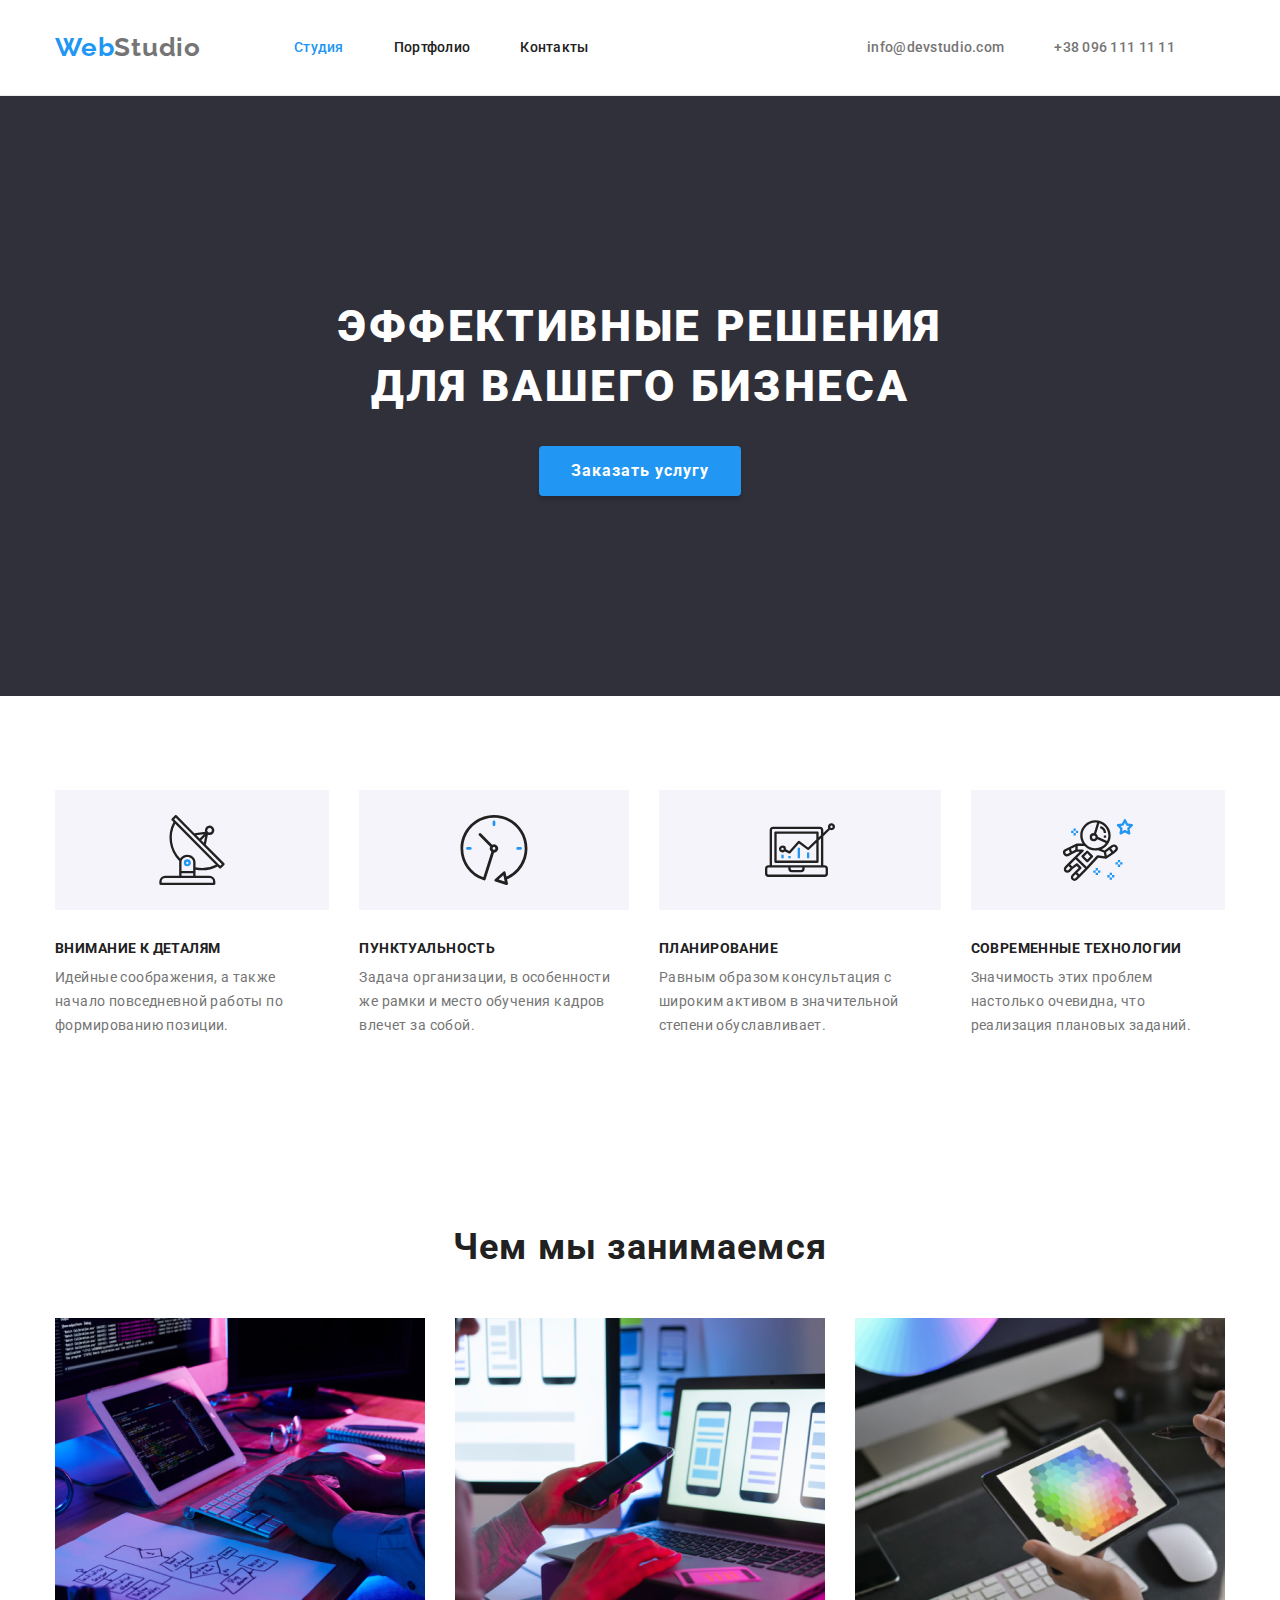
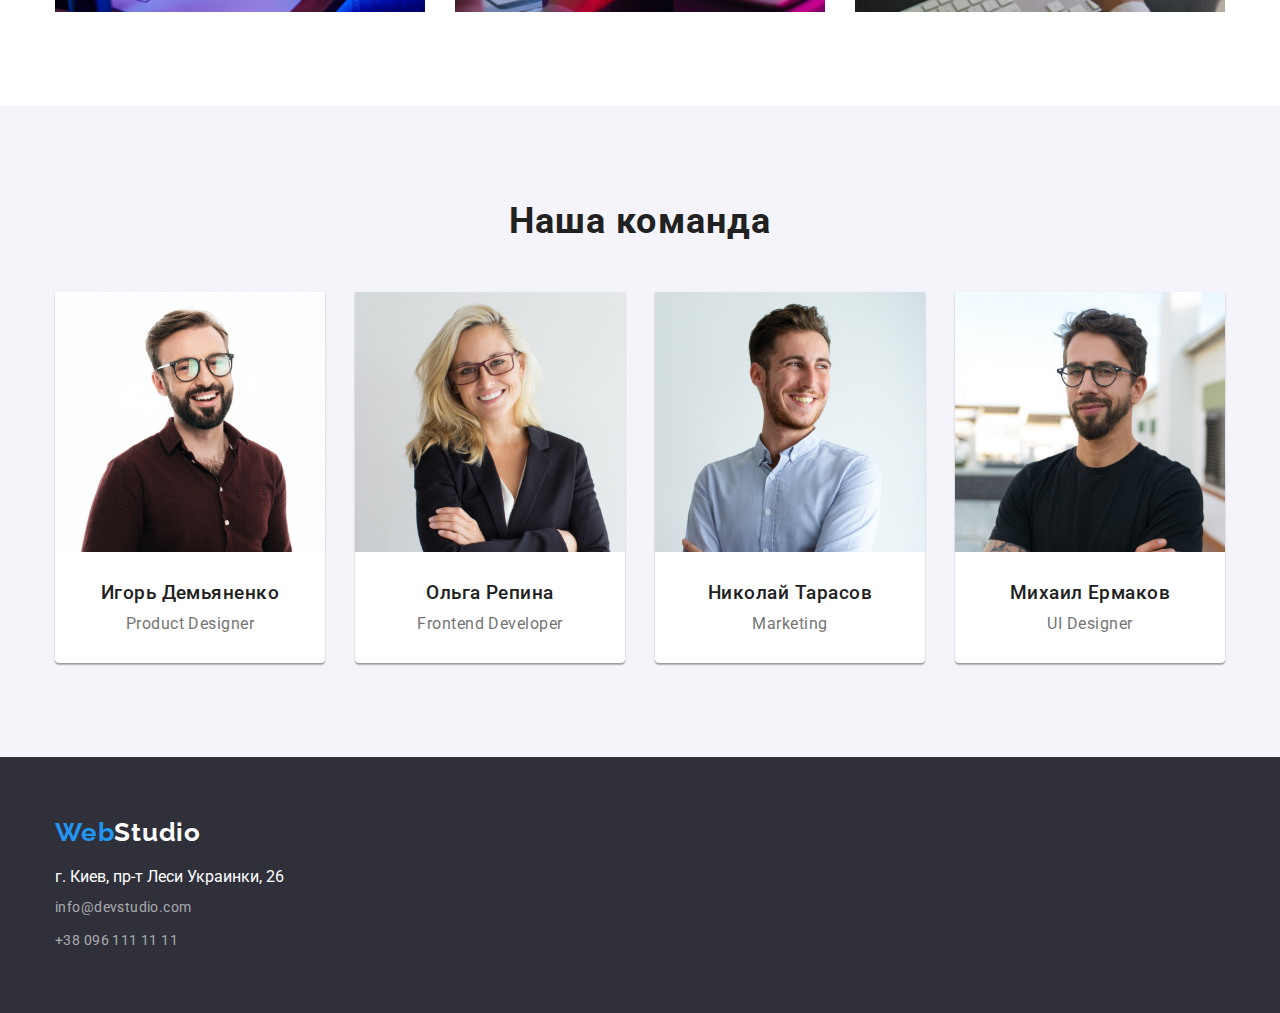
<file: index.html>
<!DOCTYPE html>
<html lang="ru">
  <head>
    <meta charset="UTF-8" />
    <meta name="viewport" content="width=device-width, initial-scale=1.0" />
    <title>WebStudio</title>
    <link rel="stylesheet" href="https://cdnjs.cloudflare.com/ajax/libs/modern-normalize/1.0.0/modern-normalize.css" />
    <link href="https://fonts.googleapis.com/css2?family=Raleway:wght@700&family=Roboto:wght@400;500;700;900&display=swap" rel="stylesheet" />
    <link rel="stylesheet" href="./css/styles.css" />
  </head>
  <body>
    <!-- Header -->
    <header class="header">
      <div class="container flexbox">
        <nav class="navigation flexbox">
          <a class="logo link" href="./index.html" aria-label="логотип веб студии"
            ><span class="logo-web" lang="en">Web</span><span lang="en">Studio</span></a
          >
          <ul class="navigation-list list flexbox">
            <li class="navigation-list-item"><a class="navigation-list-link link current" href="./index.html">Студия</a></li>
            <li class="navigation-list-item"><a class="navigation-list-link link" href="./portfolio.html">Портфолио</a></li>
            <li class="navigation-list-item"><a class="navigation-list-link link" href="">Контакты</a></li>
          </ul>
        </nav>
        <address class="header-address">
          <ul class="header-address-list list flexbox">
            <li class="header-address-item"><a class="header-address-link link" href="mailto:info@devstudio.com">info@devstudio.com</a></li>
            <li class="header-address-item"><a class="header-address-link link" href="tel:+380961111111">+38 096 111 11 11</a></li>
          </ul>
        </address>
      </div>
    </header>
    <main>
      <!-- Hero -->
      <section class="hero">
        <div class="container">
          <h1 class="hero-title">
            Эффективные решения<br />
            для вашего бизнеса
          </h1>
          <button class="modal-btn" type="button">Заказать услугу</button>
        </div>
      </section>
      <!-- Advantages -->
      <section class="advantages">
        <div class="container">
          <h2 class="visually-hidden">Преимущества</h2>
          <ul class="advantages-list list flexbox">
            <li class="advantages-list-item antenna">
              <h3 class="advantages-subtitle">Внимание к деталям</h3>
              <p class="advantages-description">Идейные соображения, а также начало повседневной работы по формированию позиции.</p>
            </li>
            <li class="advantages-list-item clock">
              <h3 class="advantages-subtitle">Пунктуальность</h3>
              <p class="advantages-description">Задача организации, в особенности же рамки и место обучения кадров влечет за собой.</p>
            </li>
            <li class="advantages-list-item diagram">
              <h3 class="advantages-subtitle">Планирование</h3>
              <p class="advantages-description">Равным образом консультация с широким активом в значительной степени обуславливает.</p>
            </li>
            <li class="advantages-list-item astronaut">
              <h3 class="advantages-subtitle">Современные технологии</h3>
              <p class="advantages-description">Значимость этих проблем настолько очевидна, что реализация плановых заданий.</p>
            </li>
          </ul>
        </div>
      </section>
      <!-- About us -->
      <section class="about">
        <div class="container">
          <h2 class="section-title">Чем мы занимаемся</h2>
          <ul class="about-list list flexbox">
            <li class="about-list-item">
              <img
                class="about-list-img"
                src="images/about-us/job-1.jpg"
                alt="программист набирает код
                    на компьютере"
                width="370"
                height="294"
              />
            </li>
            <li class="about-list-item">
              <img
                class="about-list-img"
                src="./images/about-us/job-2.jpg"
                alt="специалист держит смартфон перед компьютером с изображениями смартфонов"
                width="370"
                height="294"
              />
            </li>
            <li class="about-list-item">
              <img
                class="about-list-img"
                src="./images/about-us/job-3.jpg"
                alt="дизайнер работает с цветовой схемой на планшете"
                width="370"
                height="294"
              />
            </li>
          </ul>
        </div>
      </section>
      <!-- Our team -->
      <section class="team">
        <div class="container">
          <h2 class="section-title">Наша команда</h2>
          <ul class="team-list list flexbox">
            <li class="team-list-item">
              <img class="team-list-img" src="./images/team/igor-dem.jpg" alt="Игорь Демьяненко" width="270" height="260" />
              <div class="team-item-text">
                <h3 class="team-subtitle">Игорь Демьяненко</h3>
                <p class="team-description" lang="en">Product Designer</p>
              </div>
            </li>
            <li class="team-list-item">
              <img class="team-list-img" src="./images/team/olga-rep.jpg" alt="Ольга Репина" width="270" height="260" />
              <div class="team-item-text">
                <h3 class="team-subtitle">Ольга Репина</h3>
                <p class="team-description" lang="en">Frontend Developer</p>
              </div>
            </li>
            <li class="team-list-item">
              <img class="team-list-img" src="./images/team/nikolai-tar.jpg" alt="Николай Тарасов" width="270" height="260" />
              <div class="team-item-text">
                <h3 class="team-subtitle">Николай Тарасов</h3>
                <p class="team-description" lang="en">Marketing</p>
              </div>
            </li>
            <li class="team-list-item">
              <img class="team-list-img" src="./images/team/mikhail-erm.jpg" alt="Михаил Ермаков" width="270" height="260" />
              <div class="team-item-text">
                <h3 class="team-subtitle">Михаил Ермаков</h3>
                <p class="team-description" lang="en">UI Designer</p>
              </div>
            </li>
          </ul>
        </div>
      </section>
    </main>
    <!-- Contact info -->
    <footer class="footer">
      <div class="container">
        <a class="logo link" href="./index.html"><span class="logo-web" lang="en">Web</span><span lang="en">Studio</span></a>
        <address class="address">
          <ul class="footer-list list">
            <li class="footer-list-item">
              <a class="footer-list-link-location link" href="https://goo.gl/maps/ShxmfAcCWu9pEMcT8" target="_blank">
                г. Киев, пр-т Леси Украинки, 26
              </a>
            </li>
            <li class="footer-list-item">
              <a class="footer-list-link link" href="mailto:info@devstudio.com">info@devstudio.com</a>
            </li>
            <li class="footer-list-item">
              <a class="footer-list-link link" href="tel:+380961111111">+38 096 111 11 11</a>
            </li>
          </ul>
        </address>
      </div>
    </footer>
  </body>
</html>
</file>
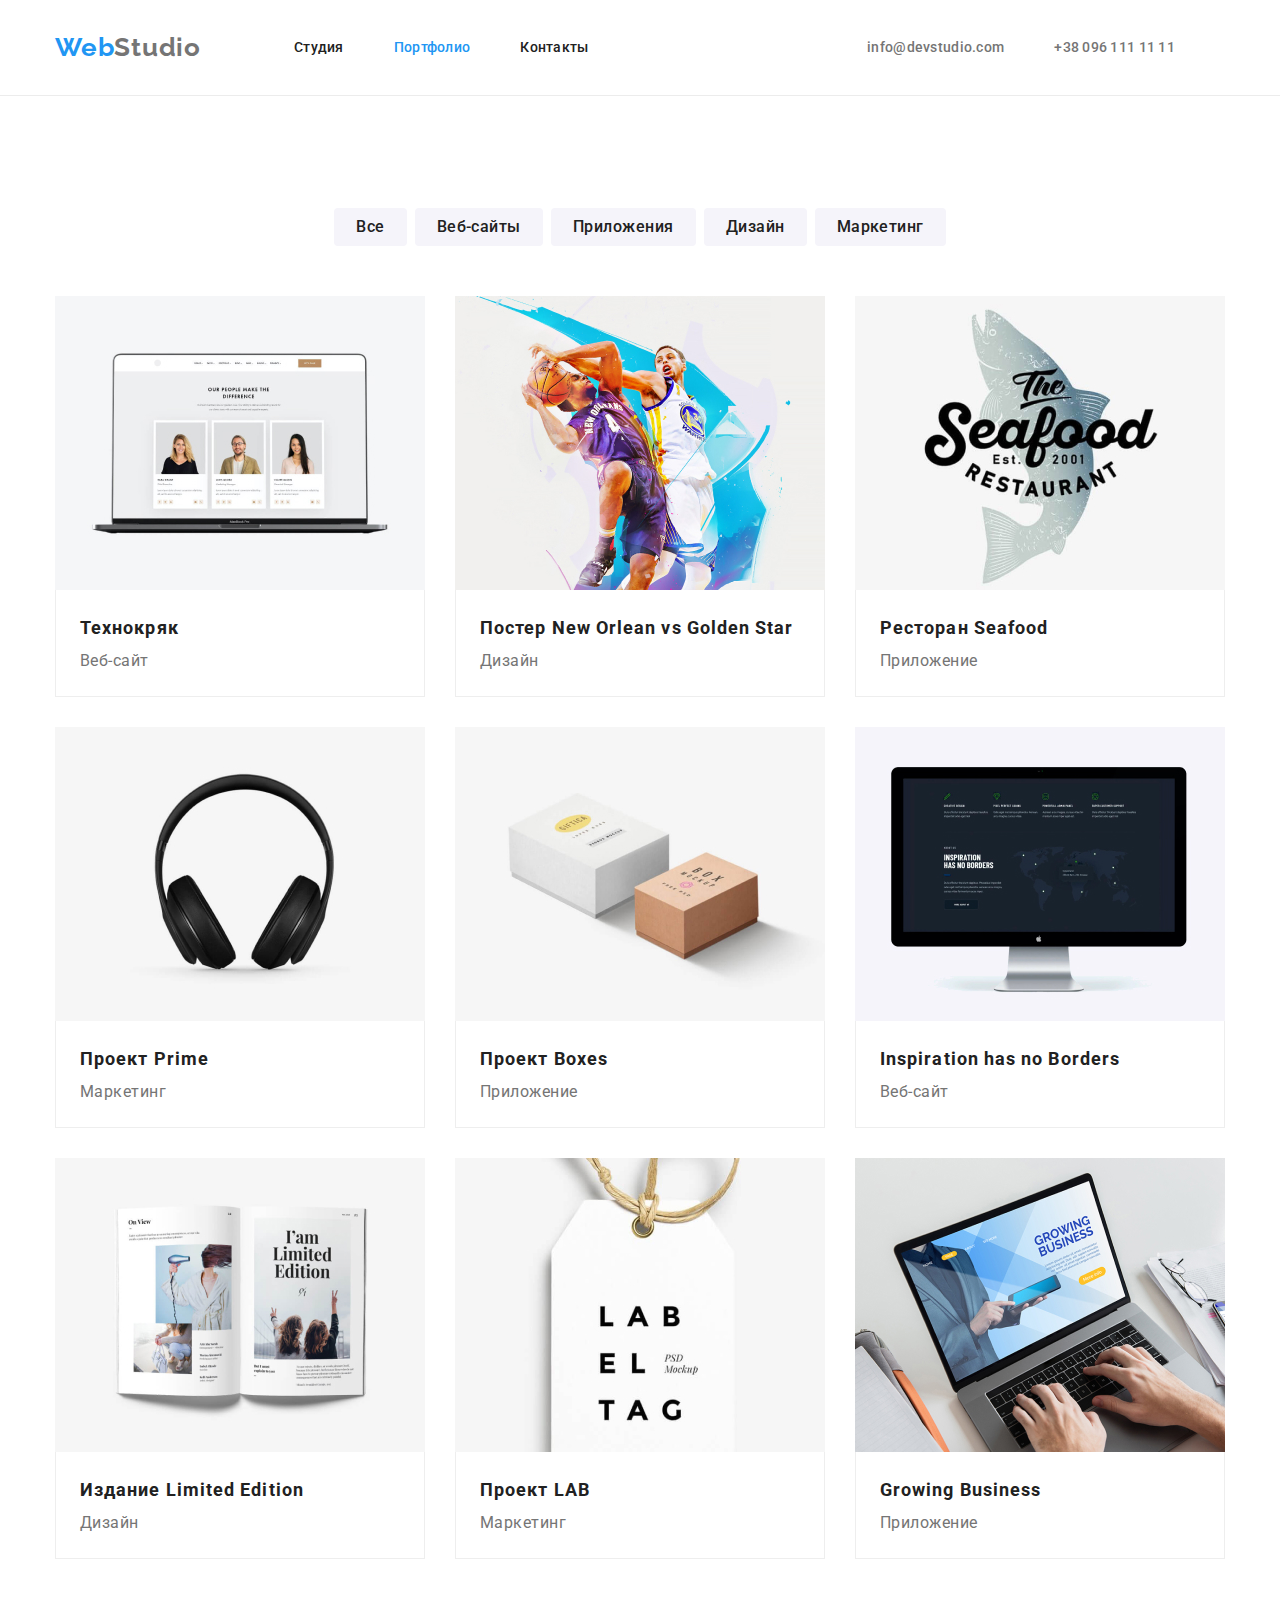
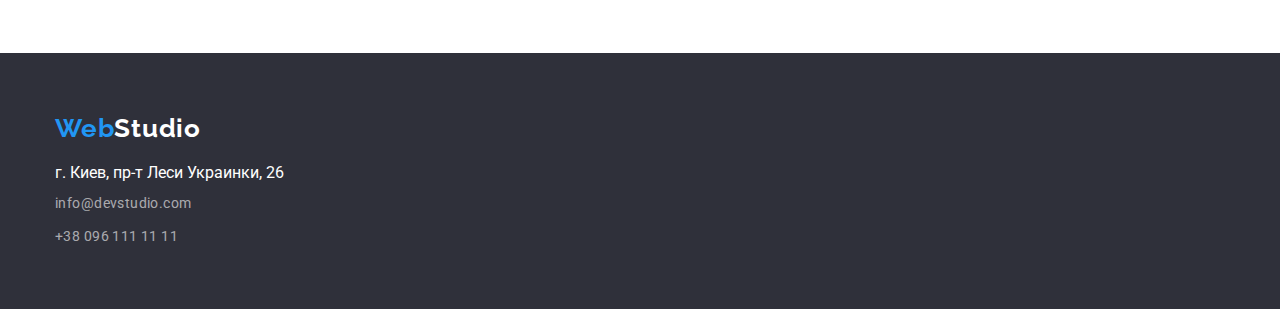
<file: portfolio.html>
<!DOCTYPE html>
<html lang="en">
  <head>
    <meta charset="UTF-8" />
    <meta name="viewport" content="width=device-width, initial-scale=1.0" />
    <title>Портфолио</title>
    <link rel="stylesheet" href="https://cdnjs.cloudflare.com/ajax/libs/modern-normalize/1.0.0/modern-normalize.css" />
    <link href="https://fonts.googleapis.com/css2?family=Raleway:wght@700&family=Roboto:wght@400;500;700;900&display=swap" rel="stylesheet" />
    <link rel="stylesheet" href="./css/styles.css" />
  </head>
  <body>
    <!-- Header -->
    <header class="header">
      <div class="container flexbox">
        <nav class="navigation flexbox">
          <a class="logo link" href="./index.html" aria-label="логотип веб студии"
            ><span class="logo-web" lang="en">Web</span><span lang="en">Studio</span></a
          >
          <ul class="navigation-list list flexbox">
            <li class="navigation-list-item"><a class="navigation-list-link link" href="./index.html">Студия</a></li>
            <li class="navigation-list-item"><a class="navigation-list-link link current" href="./portfolio.html">Портфолио</a></li>
            <li class="navigation-list-item"><a class="navigation-list-link link" href="">Контакты</a></li>
          </ul>
        </nav>
        <address class="header-address">
          <ul class="header-address-list list flexbox">
            <li class="header-address-item"><a class="header-address-link link" href="mailto:info@devstudio.com">info@devstudio.com</a></li>
            <li class="header-address-item"><a class="header-address-link link" href="tel:+380961111111">+38 096 111 11 11</a></li>
          </ul>
        </address>
      </div>
    </header>
    <main>
      <!-- Portfolio -->
      <section class="portfolio">
        <div class="container">
          <h1 class="visually-hidden">Наши работы</h1>
             
          <ul class="filter-list list flexbox">
            <li class="filter-list-item"><button class="filter-list-btn" type="button">Все</button></li>
            <li class="filter-list-item"><button class="filter-list-btn" type="button">Веб-сайты</button></li>
            <li class="filter-list-item"><button class="filter-list-btn" type="button">Приложения</button></li>
            <li class="filter-list-item"><button class="filter-list-btn" type="button">Дизайн</button></li>
            <li class="filter-list-item"><button class="filter-list-btn" type="button">Маркетинг</button></li>
          </ul>
          <ul class="portfolio-list list flexbox">
            <li class="portfolio-list-item">
              <img class="portfolio-list-img" src="./images/our-works/tech-crack.jpg" alt="Веб-сайт Технокряк" width="370" height="294" />
              <div class="portfolio-item-text">
                <h2 class="portfolio-item-title">Технокряк</h2>
                <p class="portfolio-item-descr">Веб-сайт</p>
              </div>
            </li>
            <li class="portfolio-list-item">
              <img
                class="portfolio-list-img"
                src="./images/our-works/poster-neworlean.jpg"
                alt="постер Новый Орлеан против Голден Стар"
                width="370"
                height="294"
              />
              <div class="portfolio-item-text">
                <h2 class="portfolio-item-title">Постер <span lang="en">New Orlean vs Golden Star</span></h2>
                <p class="portfolio-item-descr">Дизайн</p>
              </div>
            </li>
            <li class="portfolio-list-item">
              <img
                class="portfolio-list-img"
                src="./images/our-works/restaurant-seafood.jpg"
                alt="Приложение Ресторан Сифуд"
                width="370"
                height="294"
              />
              <div class="portfolio-item-text">
                <h2 class="portfolio-item-title">Ресторан <span lang="en">Seafood</span></h2>
                <p class="portfolio-item-descr">Приложение</p>
              </div>
            </li>
            <li class="portfolio-list-item">
              <img class="portfolio-list-img" src="./images/our-works/project-prime.jpg" alt="Маркетинг проекта Прайм" width="370" height="294" />
              <div class="portfolio-item-text">
                <h2 class="portfolio-item-title">Проект <span lang="en">Prime</span></h2>
                <p class="portfolio-item-descr">Маркетинг</p>
              </div>
            </li>
            <li class="portfolio-list-item">
              <img class="portfolio-list-img" src="./images/our-works/project-boxes.jpg" alt="Приложение Проект коробки" width="370" height="294" />
              <div class="portfolio-item-text">
                <h2 class="portfolio-item-title">Проект <span lang="en">Boxes</span></h2>
                <p class="portfolio-item-descr">Приложение</p>
              </div>
            </li>
            <li class="portfolio-list-item">
              <img
                class="portfolio-list-img"
                src="./images/our-works/inspiration-wo-borders.jpg"
                alt="Веб-сайт Вдохновение не имеет границ"
                width="370"
                height="294"
              />
              <div class="portfolio-item-text">
                <h2 class="portfolio-item-title"><span lang="en">Inspiration has no Borders</span></h2>
                <p class="portfolio-item-descr">Веб-сайт</p>
              </div>
            </li>
            <li class="portfolio-list-item">
              <img
                class="portfolio-list-img"
                src="./images/our-works/limited-edition.jpg"
                alt="Дизайн издания Лимитед Эдишн"
                width="370"
                height="294"
              />
              <div class="portfolio-item-text">
                <h2 class="portfolio-item-title">Издание <span lang="en">Limited Edition</span></h2>
                <p class="portfolio-item-descr">Дизайн</p>
              </div>
            </li>
            <li class="portfolio-list-item">
              <img class="portfolio-list-img" src="./images/our-works/project-lab.jpg" alt="Маркетинг проекта Лаб" width="370" height="294" />
              <div class="portfolio-item-text">
                <h2 class="portfolio-item-title">Проект <span lang="en">LAB</span></h2>
                <p class="portfolio-item-descr">Маркетинг</p>
              </div>
            </li>
            <li class="portfolio-list-item">
              <img
                class="portfolio-list-img"
                src="./images/our-works/growing-business.jpg"
                alt="Приложение растущий бизнес"
                width="370"
                height="294"
              />
              <div class="portfolio-item-text">
                <h2 class="portfolio-item-title"><span lang="en">Growing Business</span></h2>
                <p class="portfolio-item-descr">Приложение</p>
              </div>
            </li>
          </ul>
        </div>
      </section>
    </main>
    <!-- Contact info -->
    <footer class="footer">
      <div class="container">
        <a class="logo link" href="./index.html"><span class="logo-web" lang="en">Web</span><span lang="en">Studio</span></a>
        <address class="address">
          <ul class="footer-list list">
            <li class="footer-list-item">
              <a class="footer-list-link-location link" href="https://goo.gl/maps/ShxmfAcCWu9pEMcT8" target="_blank"
                >г. Киев, пр-т Леси Украинки, 26</a
              >
            </li>
            <li class="footer-list-item">
              <a class="footer-list-link link" href="mailto:info@devstudio.com">info@devstudio.com</a>
            </li>
            <li class="footer-list-item">
              <a class="footer-list-link link" href="tel:+380961111111">+38 096 111 11 11</a>
            </li>
          </ul>
        </address>
      </div>
    </footer>
  </body>
</html>
</file>
<file: css/styles.css>
:root {
  --main-font: "Roboto", sans-serif;
  --secondary-font: "Raleway", sans-serif;
  --main-color: #757575;
  --nav-link-color: #212121;
  --header-address-color: #757575;
  --header-logo-color: #000000;
  --heade-border: #ececec;
  --accent-color: #2196f3;
  --hero-color: #ffffff;
  --hero-btn-color: #ffffff;
  --section-title-color: #212121;
  --our-team-section-bgc: #f5f4fa;
  --footer-logo-color: #ffffff;
  --footer-address-color: rgba(255, 255, 255, 0.6);
  --footer-address-location-color: #ffffff;
  --portfolio-btn-txt-color: #212121;
  --portfolio-btn-color: #f5f4fa;
  --portfolio-btn-accent: #ffffff;
  --portfolio-item-border-color: #eeeeee;
}

*,
::before,
::after {
  box-sizing: border-box;
  margin: 0;
  padding: 0;
}

html {
  box-sizing: inherit;
}

body {
  font-family: var(--main-font);
  font-style: normal;
  color: var(--main-color);
}

img {
  display: block;
  max-width: 100%;
  height: auto;
}

address {
  font-style: normal;
}

.list {
  list-style: none;
}

.link {
  text-decoration: none;
}

.link.current {
  color: var(--accent-color);
}

.container {
  width: 1200px;
  padding: 0 15px;
  margin: 0 auto;
}

.flexbox {
  display: flex;
}

.visually-hidden {
  position: absolute;
  clip: rect(0 0 0 0);
  width: 1px;
  height: 1px;
  margin: -1px;
  border: 0;
  padding: 0;
  overflow: hidden;
}

/* ========== Components ========== */
.section-title {
  margin-bottom: 50px;

  font-weight: 700;
  font-size: 36px;
  line-height: 1.167;
  text-align: center;
  letter-spacing: 0.03em;

  color: var(--section-title-color);
}

/* ========== End Components ========== */

/* ========== Header ========== */
.header {
  padding: 32px 0;

  border-bottom: 1px solid var(--heade-border);
}

.header .container,
.navigation,
.navigation-list,
.header-address-list {
  align-items: center;
}

.logo {
  margin-right: 93px;

  font-family: var(--secondary-font);
  font-weight: 700;
  font-size: 26px;
  line-height: 1.192;
  letter-spacing: 0.03em;

  color: var(--logo-color);
}

.logo-web {
  color: var(--accent-color);
}

.navigation-list-item:not(:last-child) {
  margin-right: 50px;
}
/* .navigation-list {
  display: flex;
  justify-content: space-between;
} */

.navigation-list-link,
.header-address-link {
  font-weight: 500;
  font-size: 14px;
  line-height: 1.143;
  letter-spacing: 0.02em;
}

.navigation-list-link {
  color: var(--nav-link-color);
}

.navigation-list-link:hover,
.navigation-list-link:focus,
.header-address-link:hover,
.header-address-link:focus {
  color: var(--accent-color);
}

.header-address {
  margin-left: auto;
}

.header-address-link {
  font-style: normal;
  color: var(--header-address-color);
}

.header-address-link:not(last-child) {
  margin-right: 50px;
}
/* ========== End Header ========== */

/* ========== Hero ========== */
.hero {
  padding: 200px 0;
  text-align: center;

  background: #2f303a;
}

.hero-title {
  margin-bottom: 30px;

  font-weight: 900;
  font-size: 44px;
  line-height: 1.364;

  letter-spacing: 0.06em;
  text-transform: uppercase;

  color: var(--hero-color);
}

.modal-btn {
  display: inline-block;
  padding: 10px 32px;

  border-style: none;
  border-radius: 4px;

  box-shadow: 0px 4px 4px rgba(0, 0, 0, 0.15);

  background-color: var(--accent-color);
  color: var(--hero-btn-color);

  font-weight: 700;
  font-size: 16px;
  line-height: 1.875;
  letter-spacing: 0.06em;
}

.modal-btn:hover,
.modal-btn:focus {
  border-style: none;
}

/* ========== End Hero ========== */

/* ========== Advantages ========== */

.advantages {
  padding: 94px 0;
}

.advantages-list-item:not(:last-child) {
  margin-right: 30px;
}

.advantages-list-item::before {
  display: block;
  content: "";

  height: 120px;

  background-color: var(--our-team-section-bgc);
  background-size: 70px 70px;
  background-repeat: no-repeat;
  background-position: center;
}

.advantages-list-item.antenna::before {
  background-image: url(../images/advantages/antenna.svg);
}

.advantages-list-item.clock::before {
  background-image: url(../images/advantages/clock.svg);
}

.advantages-list-item.diagram::before {
  background-image: url(../images/advantages/diagram.svg);
}

.advantages-list-item.astronaut::before {
  background-image: url(../images/advantages/astronaut.svg);
}

.advantages-subtitle {
  padding-top: 30px;
  margin-bottom: 10px;

  font-weight: 700;
  font-size: 14px;
  line-height: 1.143;
  letter-spacing: 0.03em;
  text-transform: uppercase;

  color: var(--section-title-color);
}

.advantages-description {
  font-weight: 400;
  font-size: 14px;
  line-height: 1.714;
  letter-spacing: 0.03em;
}

/* ========== End Advantages ========== */

/* ========== About us ========== */
.about {
  padding: 94px 0;
}

.about-list {
  flex-wrap: wrap;
}

.about-list-item {
  margin-right: 30px;

  width: calc((100% - 2 * 30px) / 3);
}

.about-list-item:nth-child(3n) {
  margin-right: 0;
}

/* ========== End About us ========== */

/* ========== Our team ========== */

.team {
  padding: 94px 0;

  background-color: var(--our-team-section-bgc);
}

.team-list {
  flex-wrap: wrap;
}

.team-list-item {
  margin-right: 30px;

  background: #ffffff;
  box-shadow: 0px 1px 3px rgba(0, 0, 0, 0.12), 0px 1px 1px rgba(0, 0, 0, 0.14), 0px 2px 1px rgba(0, 0, 0, 0.2);
  border-radius: 0px 0px 4px 4px;

  width: calc((100% - 3 * 30px) / 4);
}

.team-list-item:nth-child(4n) {
  margin-right: 0;
}

.team-item-text {
  margin: 30px 0;

  font-size: 16px;
  line-height: 1.188;
  text-align: center;
  letter-spacing: 0.03em;
}

.team-subtitle {
  margin-bottom: 10px;

  font-weight: 500;

  color: var(--section-title-color);
}

.team-description {
  font-weight: 400;
}

/* ========== End Our team ========== */

/*  ========== Footer ========== */
.footer {
  padding: 60px 0;

  background: #2f303a;
}

.footer .logo {
  display: inline-block;
  margin-bottom: 20px;

  color: var(--footer-logo-color);
}

.footer-list-item:not(:last-child) {
  margin-bottom: 9px;
}

.footer-list-link {
  font-weight: 400;
  font-size: 14px;
  line-height: 1.714;
  letter-spacing: 0.03em;

  color: var(--footer-address-color);
}

.footer-list-link-location {
  color: var(--footer-address-location-color);
}

.footer-list-link:hover,
.footer-list-link:focus,
.footer-list-link-location:hover,
.footer-list-link-location:focus {
  color: var(--accent-color);
}
/*  ========== End Footer ========== */

/*  ========== Portfolio ========== */
.portfolio {
  padding: 94px 0;
}

.filter-list {
  margin-bottom: 50px;

  justify-content: center;
}

.filter-list-item:not(:last-child) {
  margin-right: 8px;
}

.filter-list-btn {
  display: inline-block;
  padding: 6px 22px;

  border-radius: 4px;
  border-style: none;

  background-color: var(--portfolio-btn-color);
  color: var(--portfolio-btn-txt-color);

  font-weight: 500;
  font-size: 16px;
  line-height: 1.625;
  text-align: center;
  letter-spacing: 0.03em;
}

.filter-list-btn:hover,
.filter-list-btn:focus {
  background-color: var(--accent-color);
  color: var(--portfolio-btn-accent);
}

.portfolio-list {
  flex-wrap: wrap;
}

.portfolio-list-item {
  margin-right: 30px;
  margin-bottom: 30px;

  width: calc((100% - 2 * 30px) / 3);
}

.portfolio-list-item:nth-last-child(-n + 3) {
  margin-bottom: 0;
}

.portfolio-list-item:nth-child(3n) {
  margin-right: 0;
}

.portfolio-item-text {
  padding: 20px 24px;

  border-left: 1px solid var(--portfolio-item-border-color);
  border-bottom: 1px solid var(--portfolio-item-border-color);
  border-right: 1px solid var(--portfolio-item-border-color);
}

.portfolio-item-title {
  font-weight: 700;
  font-size: 18px;
  line-height: 2;
  letter-spacing: 0.06em;

  color: var(--section-title-color);
}

.portfolio-item-descr {
  font-weight: 400;
  font-size: 16px;
  line-height: 1.875;
  letter-spacing: 0.03em;
}

/*  ========== End Portfolio ========== */
</file>
